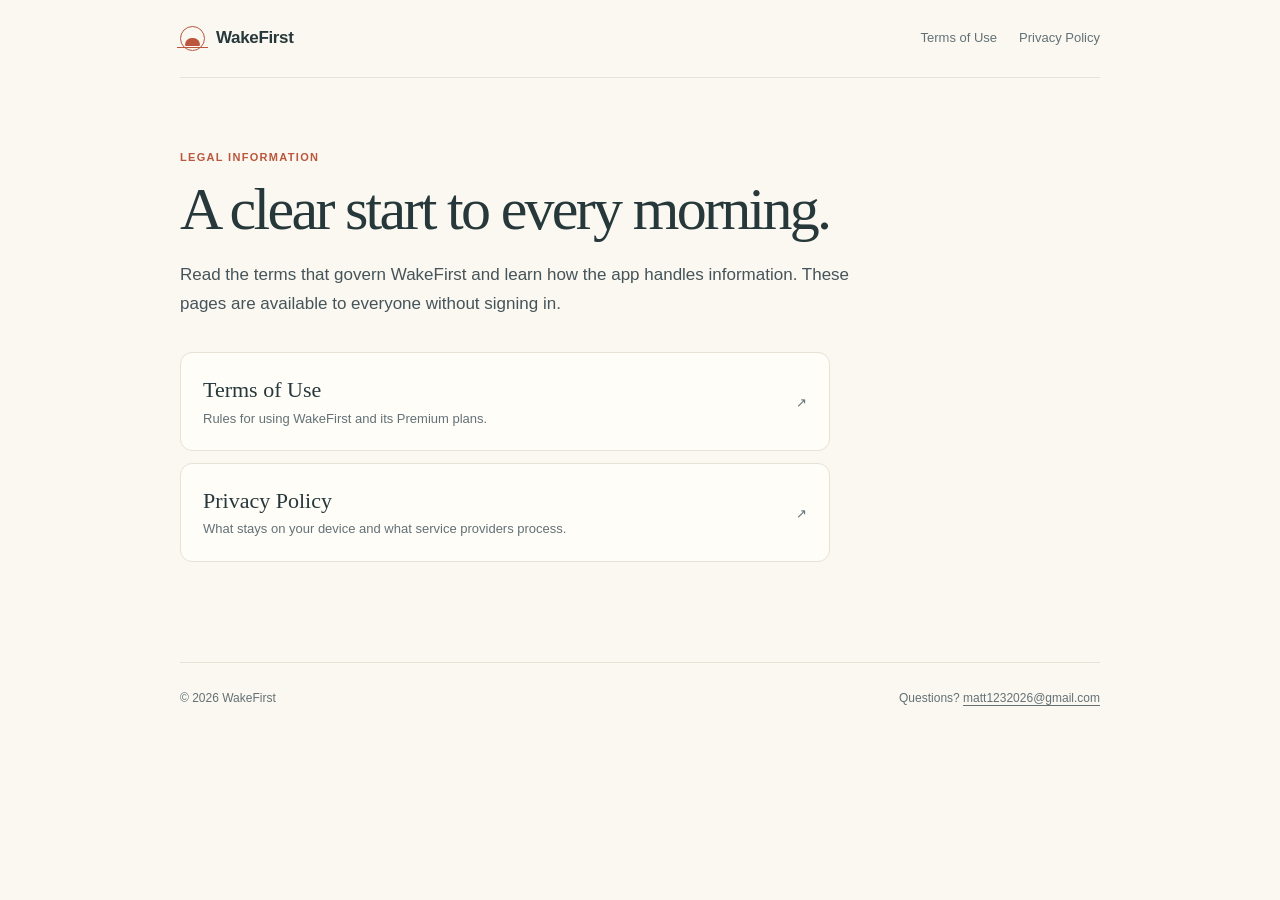
<file: index.html>
<!doctype html>
<html lang="en">
<head>
  <meta charset="utf-8">
  <meta name="viewport" content="width=device-width, initial-scale=1">
  <meta name="description" content="WakeFirst Terms of Use and Privacy Policy.">
  <title>WakeFirst · Legal</title>
  <link rel="stylesheet" href="styles.css">
</head>
<body>
  <div class="shell">
    <header class="masthead">
      <a class="brand" href="index.html" aria-label="WakeFirst legal home"><span class="sun-mark" aria-hidden="true"></span><span>WakeFirst</span></a>
      <nav class="nav" aria-label="Legal pages"><a href="terms.html">Terms of Use</a><a href="privacy.html">Privacy Policy</a></nav>
    </header>
    <main class="landing">
      <p class="eyebrow">Legal information</p>
      <h1>A clear start to every morning.</h1>
      <p class="lede">Read the terms that govern WakeFirst and learn how the app handles information. These pages are available to everyone without signing in.</p>
      <div class="doc-list">
        <a class="doc-link" href="terms.html"><span><strong>Terms of Use</strong><span>Rules for using WakeFirst and its Premium plans.</span></span><span class="arrow" aria-hidden="true">↗</span></a>
        <a class="doc-link" href="privacy.html"><span><strong>Privacy Policy</strong><span>What stays on your device and what service providers process.</span></span><span class="arrow" aria-hidden="true">↗</span></a>
      </div>
    </main>
    <footer class="footer"><div class="footer-row"><span>© 2026 WakeFirst</span><span>Questions? <a href="mailto:matt1232026@gmail.com">matt1232026@gmail.com</a></span></div></footer>
  </div>
</body>
</html>
</file>
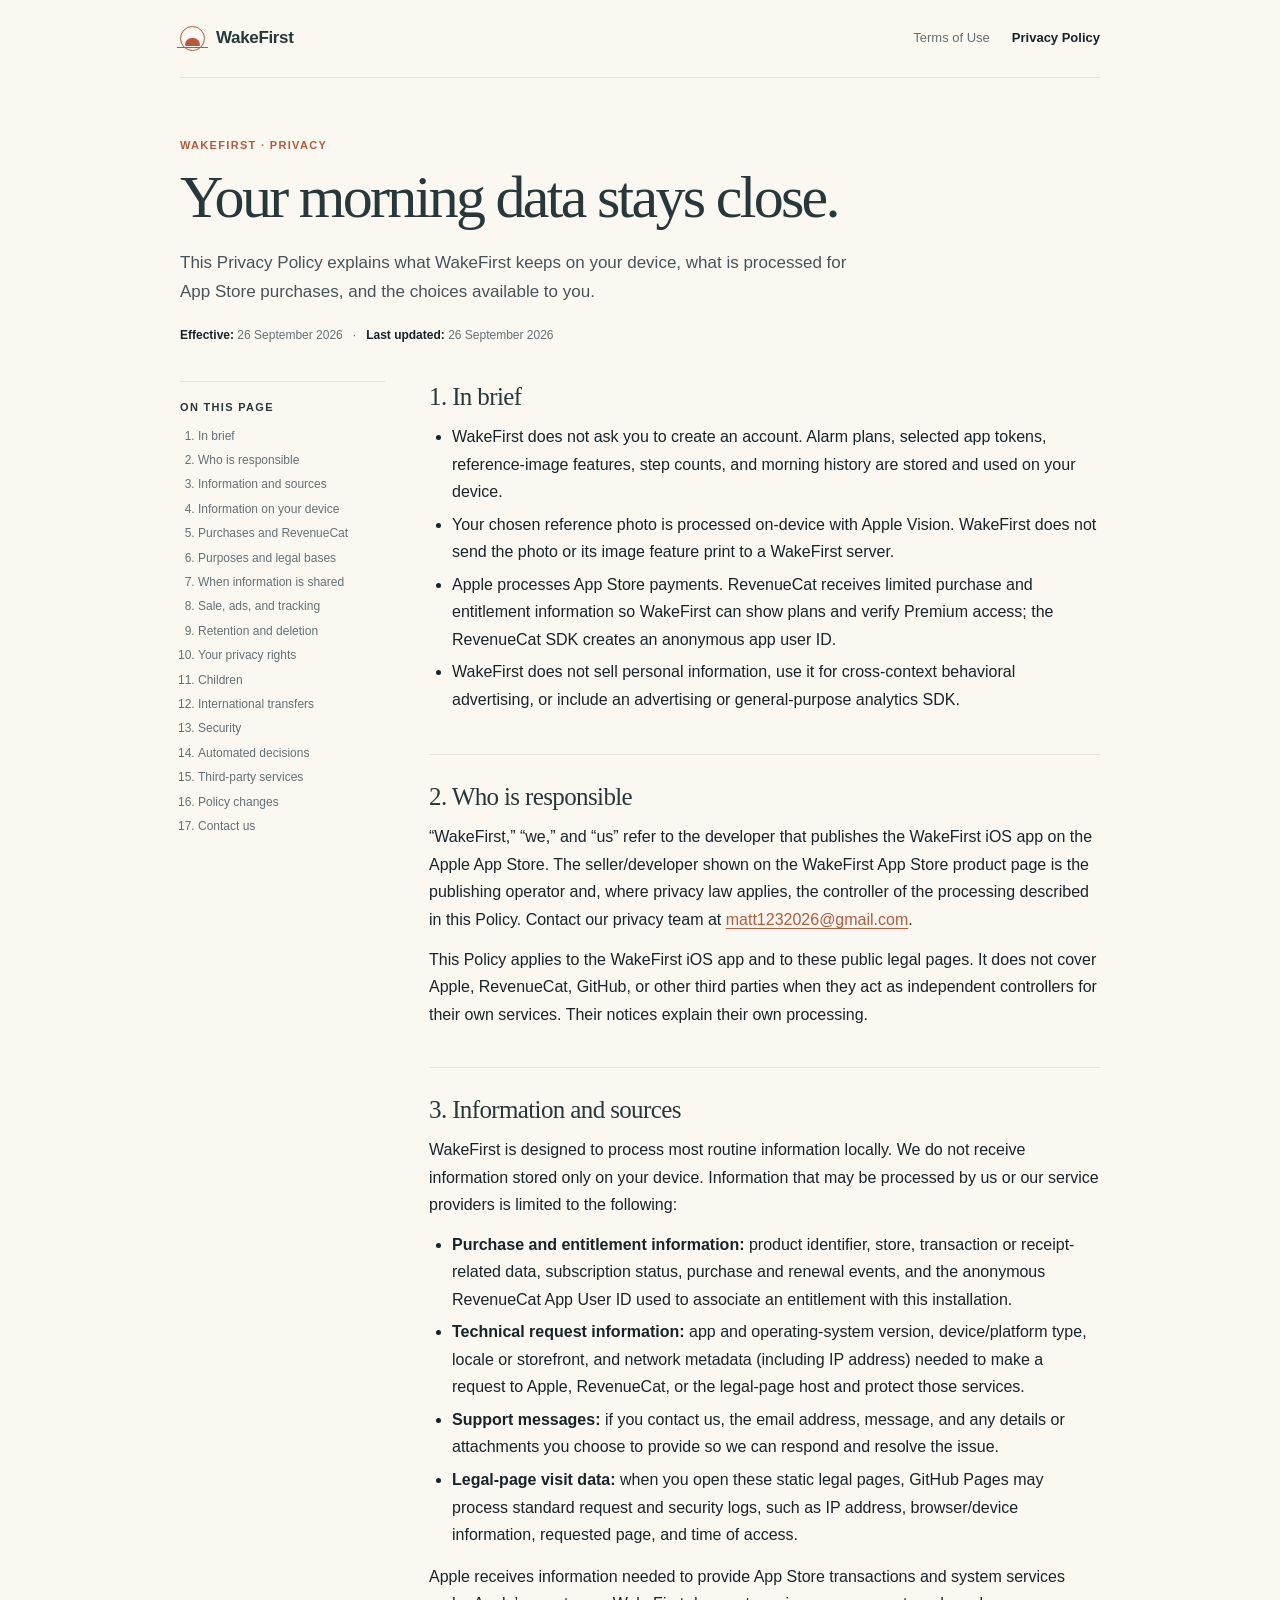
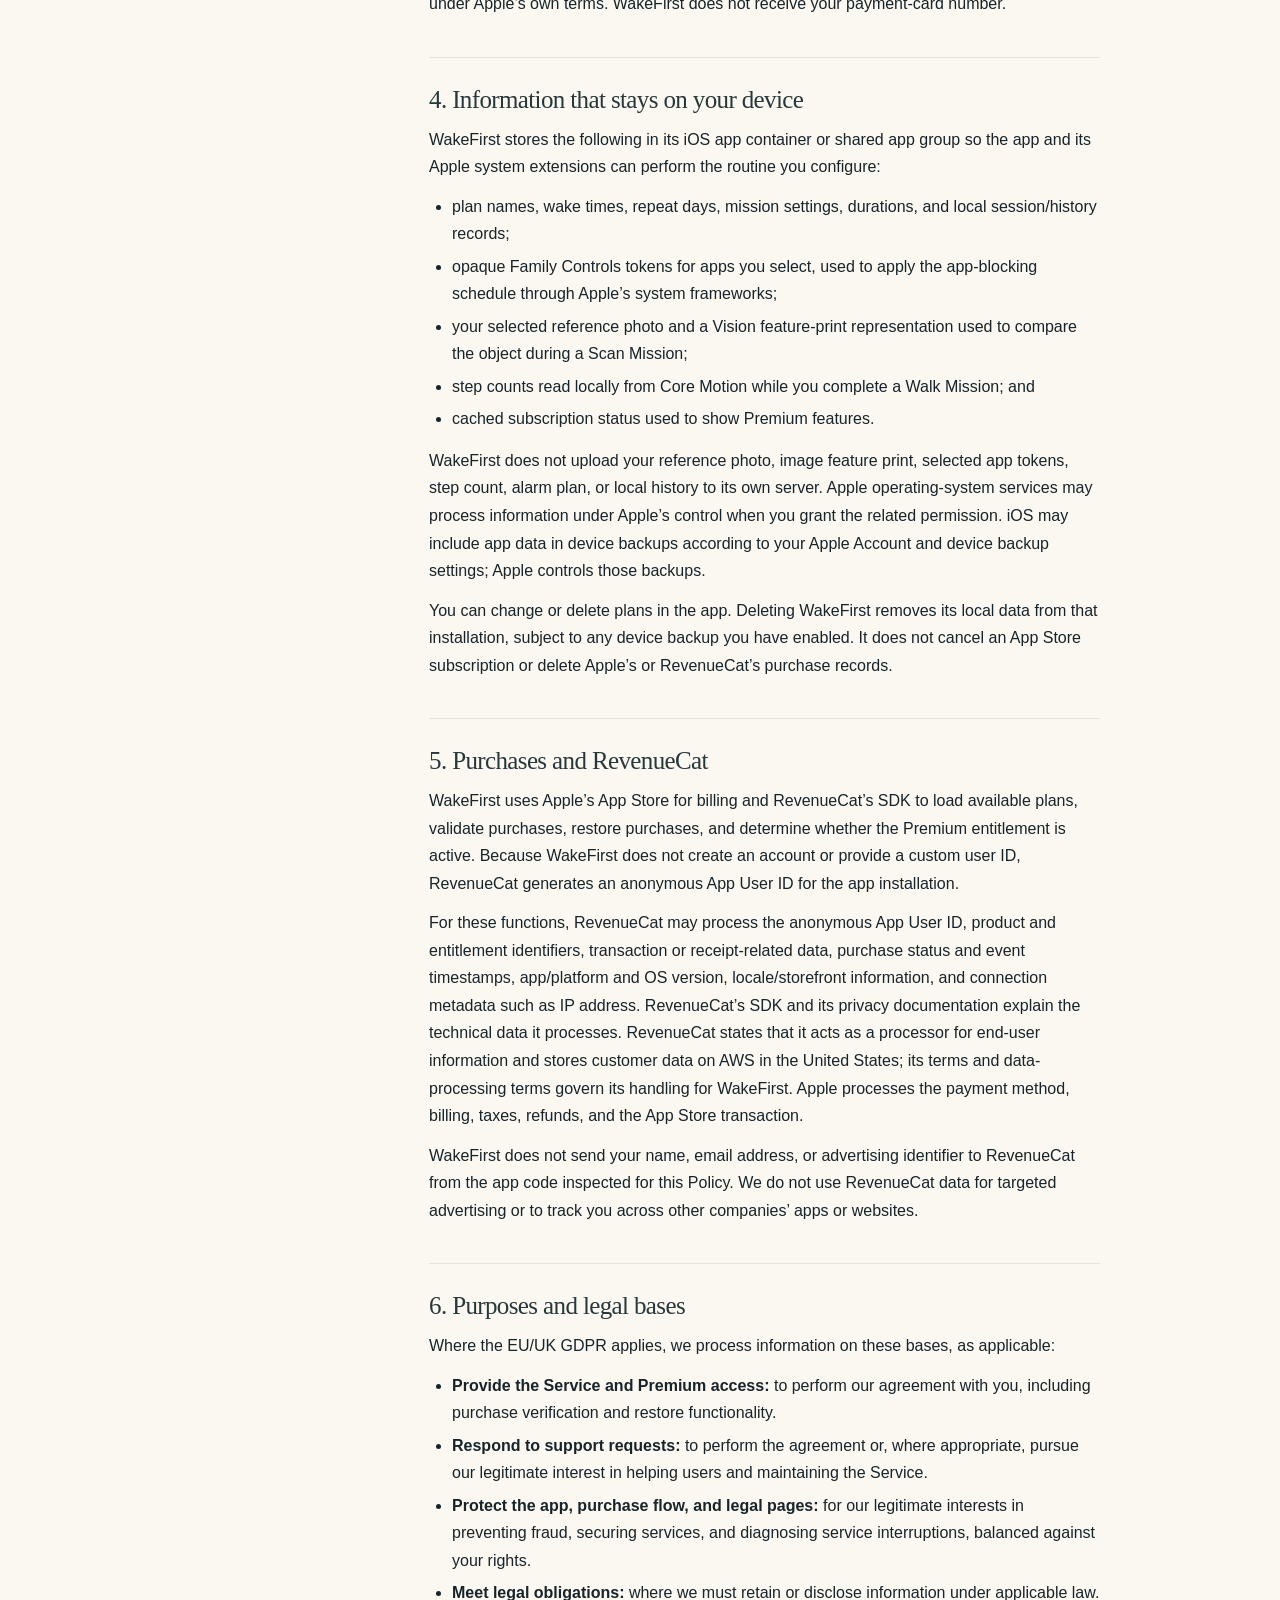
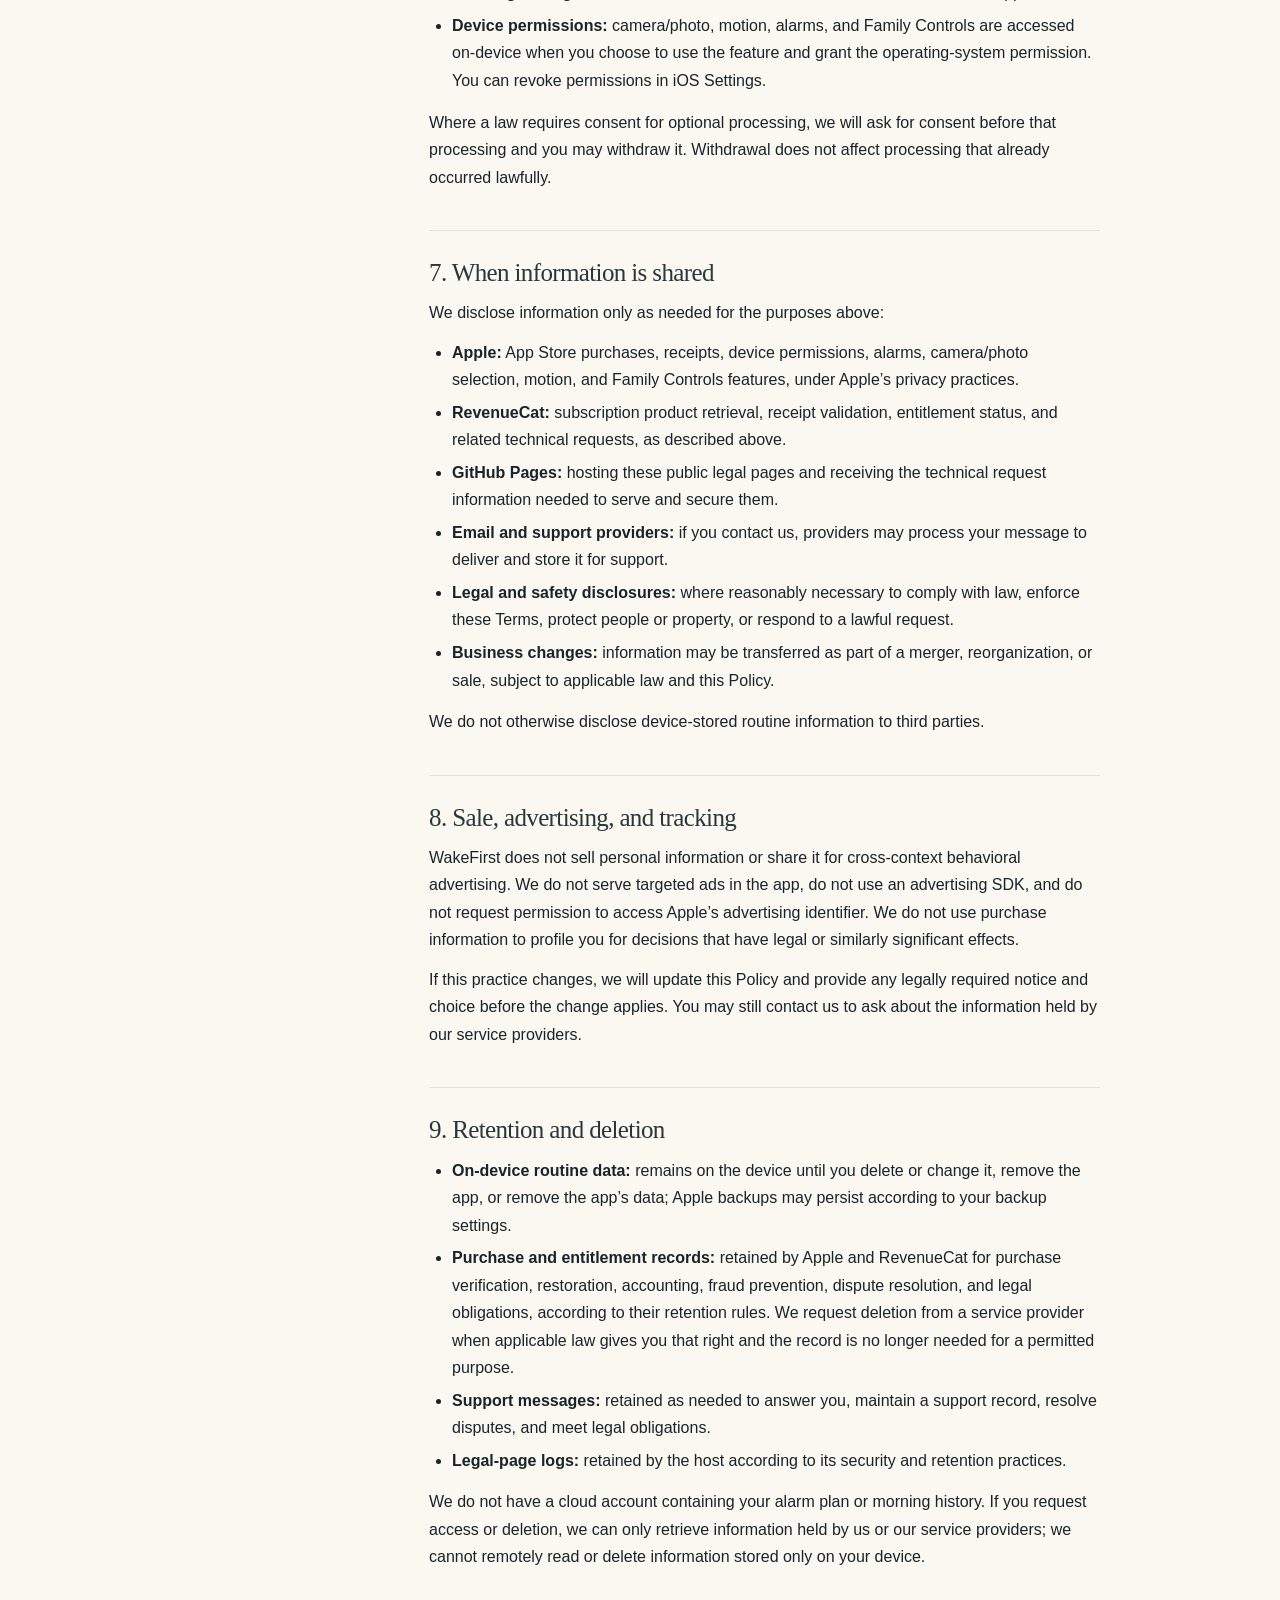
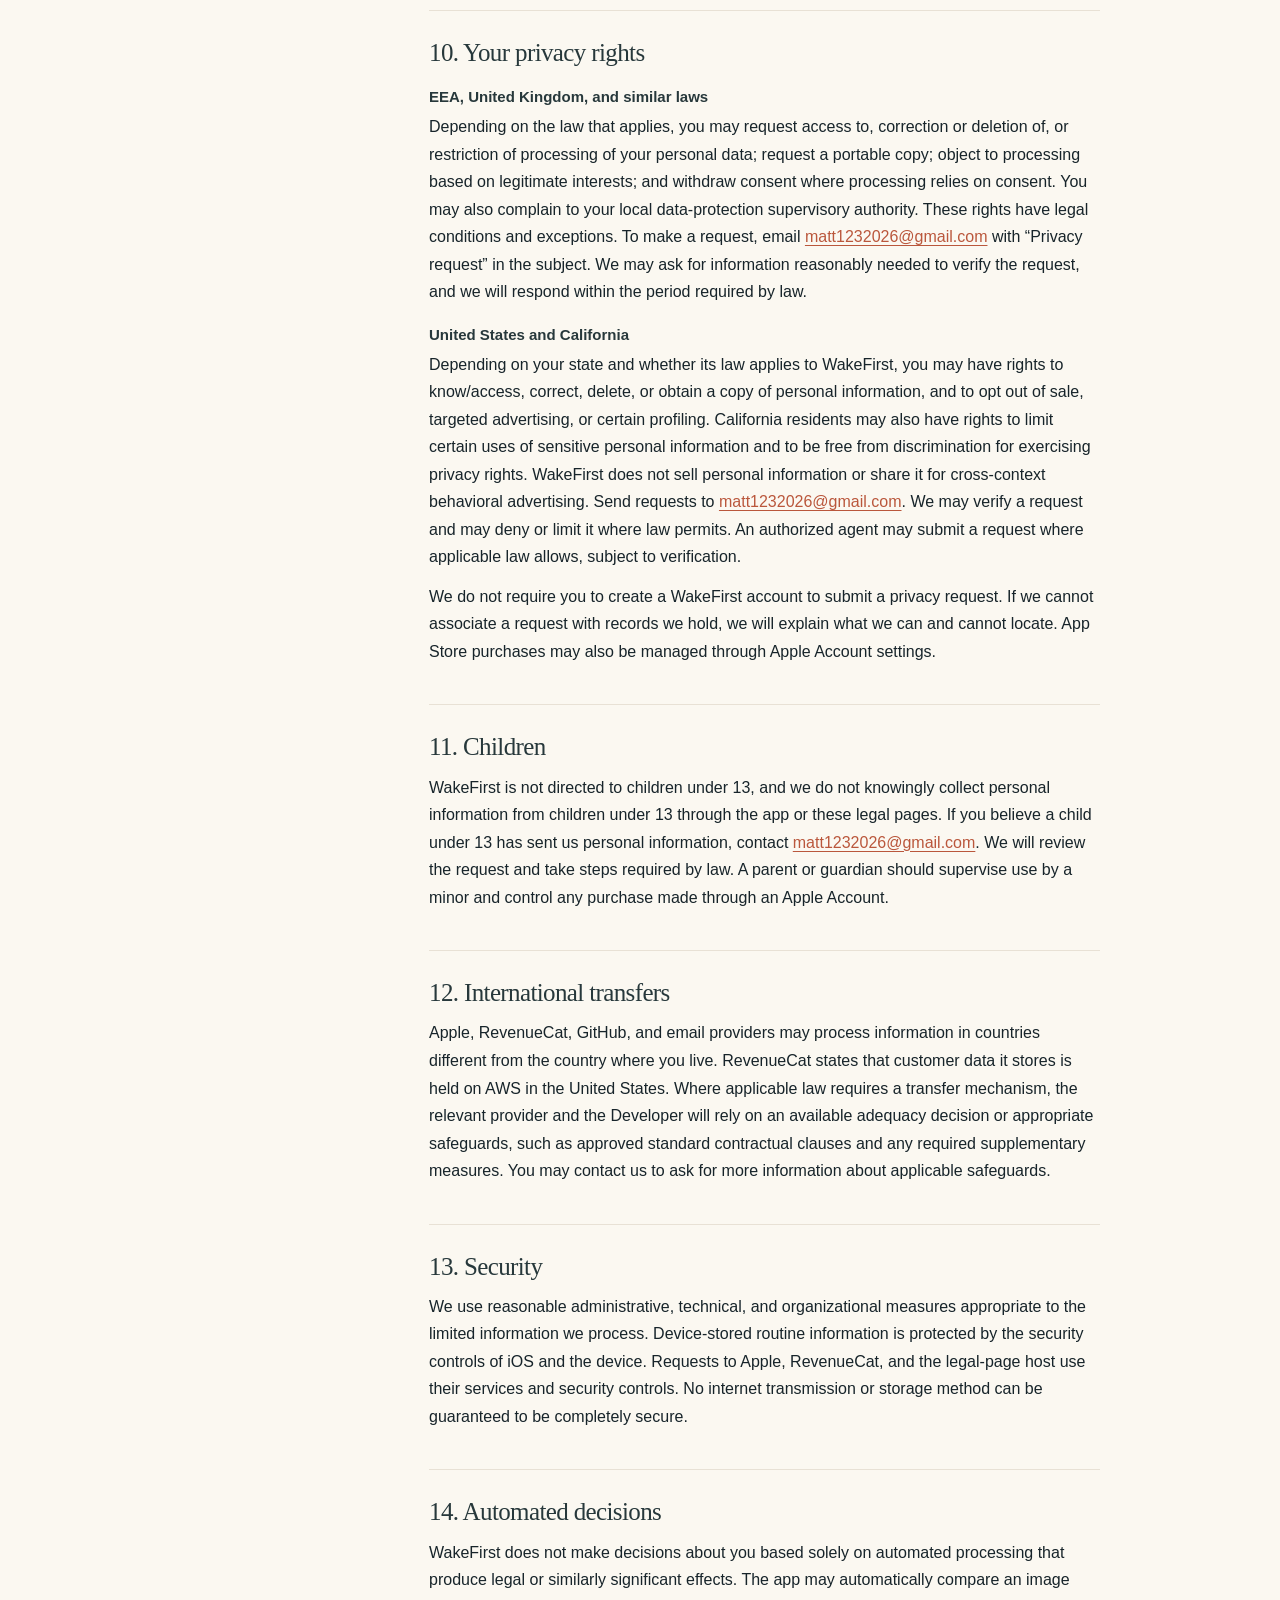
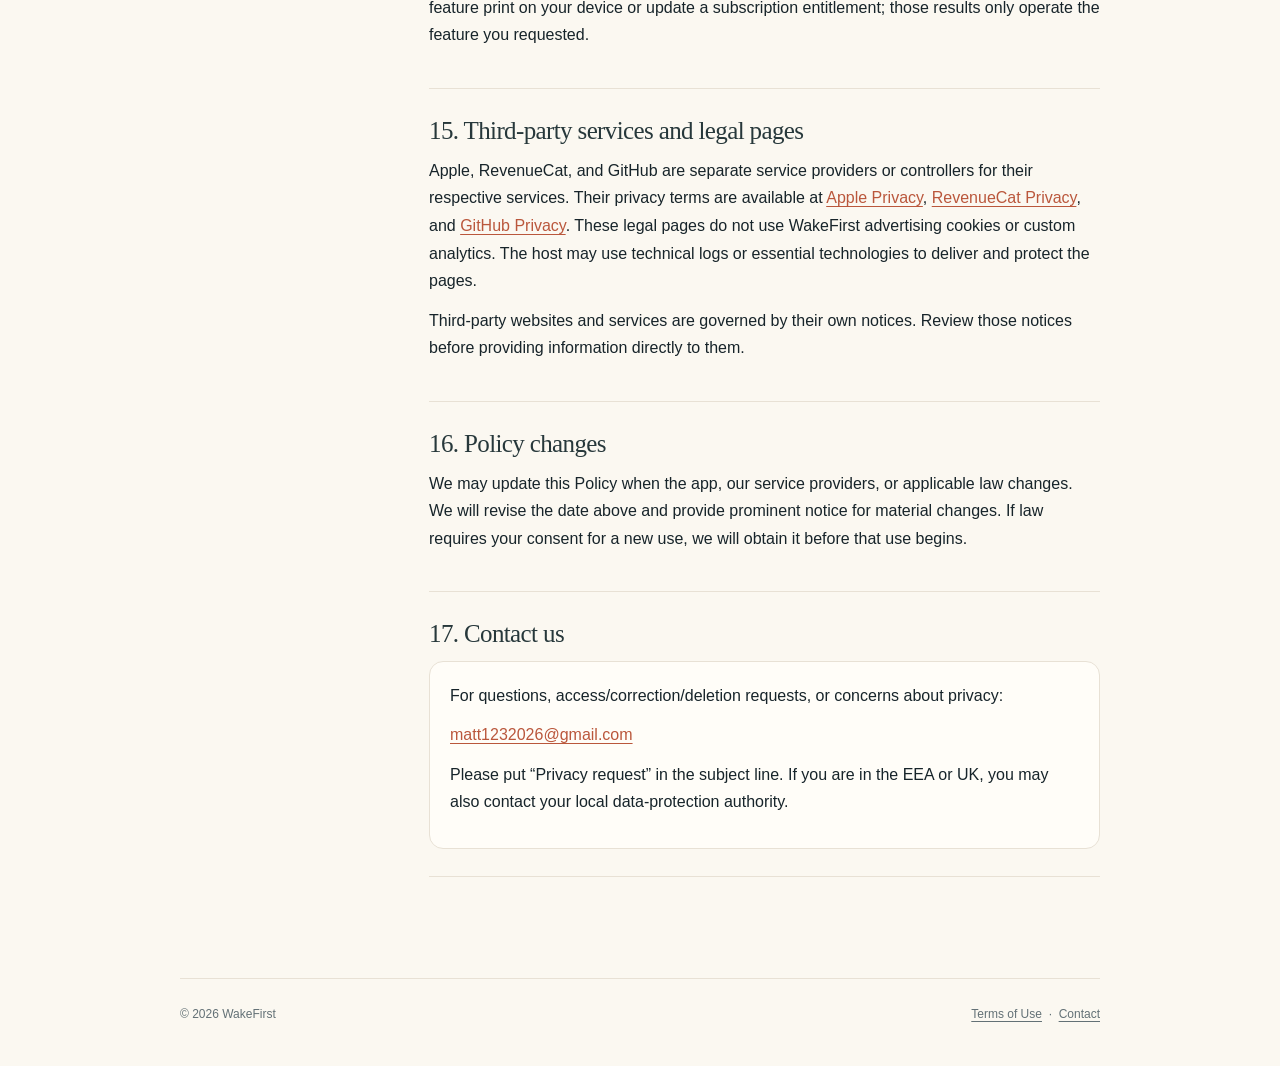
<file: privacy.html>
<!doctype html>
<html lang="en">
<head>
  <meta charset="utf-8">
  <meta name="viewport" content="width=device-width, initial-scale=1">
  <meta name="description" content="WakeFirst Privacy Policy for iOS: on-device routines, camera and motion features, subscriptions, and privacy rights.">
  <title>WakeFirst · Privacy Policy</title>
  <link rel="stylesheet" href="styles.css">
</head>
<body>
  <div class="shell">
    <header class="masthead">
      <a class="brand" href="index.html" aria-label="WakeFirst legal home"><span class="sun-mark" aria-hidden="true"></span><span>WakeFirst</span></a>
      <nav class="nav" aria-label="Legal pages"><a href="terms.html">Terms of Use</a><a href="privacy.html" aria-current="page">Privacy Policy</a></nav>
    </header>
    <main>
      <div class="hero">
        <p class="eyebrow">WakeFirst · Privacy</p>
        <h1>Your morning data stays close.</h1>
        <p class="lede">This Privacy Policy explains what WakeFirst keeps on your device, what is processed for App Store purchases, and the choices available to you.</p>
        <p class="metadata"><strong>Effective:</strong> 26 September 2026 &nbsp; · &nbsp; <strong>Last updated:</strong> 26 September 2026</p>
      </div>
      <div class="layout">
        <nav class="contents" aria-label="Contents"><h2>On this page</h2><ol>
          <li><a href="#overview">In brief</a></li><li><a href="#controller">Who is responsible</a></li><li><a href="#data">Information and sources</a></li><li><a href="#local">Information on your device</a></li><li><a href="#purchases">Purchases and RevenueCat</a></li><li><a href="#purposes">Purposes and legal bases</a></li><li><a href="#sharing">When information is shared</a></li><li><a href="#ads">Sale, ads, and tracking</a></li><li><a href="#retention">Retention and deletion</a></li><li><a href="#rights">Your privacy rights</a></li><li><a href="#children">Children</a></li><li><a href="#transfers">International transfers</a></li><li><a href="#security">Security</a></li><li><a href="#automation">Automated decisions</a></li><li><a href="#third-parties">Third-party services</a></li><li><a href="#changes">Policy changes</a></li><li><a href="#contact">Contact us</a></li>
        </ol></nav>
        <article class="prose">
          <section id="overview"><h2>1. In brief</h2>
            <ul>
              <li>WakeFirst does not ask you to create an account. Alarm plans, selected app tokens, reference-image features, step counts, and morning history are stored and used on your device.</li>
              <li>Your chosen reference photo is processed on-device with Apple Vision. WakeFirst does not send the photo or its image feature print to a WakeFirst server.</li>
              <li>Apple processes App Store payments. RevenueCat receives limited purchase and entitlement information so WakeFirst can show plans and verify Premium access; the RevenueCat SDK creates an anonymous app user ID.</li>
              <li>WakeFirst does not sell personal information, use it for cross-context behavioral advertising, or include an advertising or general-purpose analytics SDK.</li>
            </ul>
          </section>
          <section id="controller"><h2>2. Who is responsible</h2>
            <p>“WakeFirst,” “we,” and “us” refer to the developer that publishes the WakeFirst iOS app on the Apple App Store. The seller/developer shown on the WakeFirst App Store product page is the publishing operator and, where privacy law applies, the controller of the processing described in this Policy. Contact our privacy team at <a href="mailto:matt1232026@gmail.com">matt1232026@gmail.com</a>.</p>
            <p>This Policy applies to the WakeFirst iOS app and to these public legal pages. It does not cover Apple, RevenueCat, GitHub, or other third parties when they act as independent controllers for their own services. Their notices explain their own processing.</p>
          </section>
          <section id="data"><h2>3. Information and sources</h2>
            <p>WakeFirst is designed to process most routine information locally. We do not receive information stored only on your device. Information that may be processed by us or our service providers is limited to the following:</p>
            <ul>
              <li><strong>Purchase and entitlement information:</strong> product identifier, store, transaction or receipt-related data, subscription status, purchase and renewal events, and the anonymous RevenueCat App User ID used to associate an entitlement with this installation.</li>
              <li><strong>Technical request information:</strong> app and operating-system version, device/platform type, locale or storefront, and network metadata (including IP address) needed to make a request to Apple, RevenueCat, or the legal-page host and protect those services.</li>
              <li><strong>Support messages:</strong> if you contact us, the email address, message, and any details or attachments you choose to provide so we can respond and resolve the issue.</li>
              <li><strong>Legal-page visit data:</strong> when you open these static legal pages, GitHub Pages may process standard request and security logs, such as IP address, browser/device information, requested page, and time of access.</li>
            </ul>
            <p>Apple receives information needed to provide App Store transactions and system services under Apple’s own terms. WakeFirst does not receive your payment-card number.</p>
          </section>
          <section id="local"><h2>4. Information that stays on your device</h2>
            <p>WakeFirst stores the following in its iOS app container or shared app group so the app and its Apple system extensions can perform the routine you configure:</p>
            <ul>
              <li>plan names, wake times, repeat days, mission settings, durations, and local session/history records;</li>
              <li>opaque Family Controls tokens for apps you select, used to apply the app-blocking schedule through Apple’s system frameworks;</li>
              <li>your selected reference photo and a Vision feature-print representation used to compare the object during a Scan Mission;</li>
              <li>step counts read locally from Core Motion while you complete a Walk Mission; and</li>
              <li>cached subscription status used to show Premium features.</li>
            </ul>
            <p>WakeFirst does not upload your reference photo, image feature print, selected app tokens, step count, alarm plan, or local history to its own server. Apple operating-system services may process information under Apple’s control when you grant the related permission. iOS may include app data in device backups according to your Apple Account and device backup settings; Apple controls those backups.</p>
            <p>You can change or delete plans in the app. Deleting WakeFirst removes its local data from that installation, subject to any device backup you have enabled. It does not cancel an App Store subscription or delete Apple’s or RevenueCat’s purchase records.</p>
          </section>
          <section id="purchases"><h2>5. Purchases and RevenueCat</h2>
            <p>WakeFirst uses Apple’s App Store for billing and RevenueCat’s SDK to load available plans, validate purchases, restore purchases, and determine whether the Premium entitlement is active. Because WakeFirst does not create an account or provide a custom user ID, RevenueCat generates an anonymous App User ID for the app installation.</p>
            <p>For these functions, RevenueCat may process the anonymous App User ID, product and entitlement identifiers, transaction or receipt-related data, purchase status and event timestamps, app/platform and OS version, locale/storefront information, and connection metadata such as IP address. RevenueCat’s SDK and its privacy documentation explain the technical data it processes. RevenueCat states that it acts as a processor for end-user information and stores customer data on AWS in the United States; its terms and data-processing terms govern its handling for WakeFirst. Apple processes the payment method, billing, taxes, refunds, and the App Store transaction.</p>
            <p>WakeFirst does not send your name, email address, or advertising identifier to RevenueCat from the app code inspected for this Policy. We do not use RevenueCat data for targeted advertising or to track you across other companies’ apps or websites.</p>
          </section>
          <section id="purposes"><h2>6. Purposes and legal bases</h2>
            <p>Where the EU/UK GDPR applies, we process information on these bases, as applicable:</p>
            <ul>
              <li><strong>Provide the Service and Premium access:</strong> to perform our agreement with you, including purchase verification and restore functionality.</li>
              <li><strong>Respond to support requests:</strong> to perform the agreement or, where appropriate, pursue our legitimate interest in helping users and maintaining the Service.</li>
              <li><strong>Protect the app, purchase flow, and legal pages:</strong> for our legitimate interests in preventing fraud, securing services, and diagnosing service interruptions, balanced against your rights.</li>
              <li><strong>Meet legal obligations:</strong> where we must retain or disclose information under applicable law.</li>
              <li><strong>Device permissions:</strong> camera/photo, motion, alarms, and Family Controls are accessed on-device when you choose to use the feature and grant the operating-system permission. You can revoke permissions in iOS Settings.</li>
            </ul>
            <p>Where a law requires consent for optional processing, we will ask for consent before that processing and you may withdraw it. Withdrawal does not affect processing that already occurred lawfully.</p>
          </section>
          <section id="sharing"><h2>7. When information is shared</h2>
            <p>We disclose information only as needed for the purposes above:</p>
            <ul>
              <li><strong>Apple:</strong> App Store purchases, receipts, device permissions, alarms, camera/photo selection, motion, and Family Controls features, under Apple’s privacy practices.</li>
              <li><strong>RevenueCat:</strong> subscription product retrieval, receipt validation, entitlement status, and related technical requests, as described above.</li>
              <li><strong>GitHub Pages:</strong> hosting these public legal pages and receiving the technical request information needed to serve and secure them.</li>
              <li><strong>Email and support providers:</strong> if you contact us, providers may process your message to deliver and store it for support.</li>
              <li><strong>Legal and safety disclosures:</strong> where reasonably necessary to comply with law, enforce these Terms, protect people or property, or respond to a lawful request.</li>
              <li><strong>Business changes:</strong> information may be transferred as part of a merger, reorganization, or sale, subject to applicable law and this Policy.</li>
            </ul>
            <p>We do not otherwise disclose device-stored routine information to third parties.</p>
          </section>
          <section id="ads"><h2>8. Sale, advertising, and tracking</h2>
            <p>WakeFirst does not sell personal information or share it for cross-context behavioral advertising. We do not serve targeted ads in the app, do not use an advertising SDK, and do not request permission to access Apple’s advertising identifier. We do not use purchase information to profile you for decisions that have legal or similarly significant effects.</p>
            <p>If this practice changes, we will update this Policy and provide any legally required notice and choice before the change applies. You may still contact us to ask about the information held by our service providers.</p>
          </section>
          <section id="retention"><h2>9. Retention and deletion</h2>
            <ul>
              <li><strong>On-device routine data:</strong> remains on the device until you delete or change it, remove the app, or remove the app’s data; Apple backups may persist according to your backup settings.</li>
              <li><strong>Purchase and entitlement records:</strong> retained by Apple and RevenueCat for purchase verification, restoration, accounting, fraud prevention, dispute resolution, and legal obligations, according to their retention rules. We request deletion from a service provider when applicable law gives you that right and the record is no longer needed for a permitted purpose.</li>
              <li><strong>Support messages:</strong> retained as needed to answer you, maintain a support record, resolve disputes, and meet legal obligations.</li>
              <li><strong>Legal-page logs:</strong> retained by the host according to its security and retention practices.</li>
            </ul>
            <p>We do not have a cloud account containing your alarm plan or morning history. If you request access or deletion, we can only retrieve information held by us or our service providers; we cannot remotely read or delete information stored only on your device.</p>
          </section>
          <section id="rights"><h2>10. Your privacy rights</h2>
            <h3>EEA, United Kingdom, and similar laws</h3>
            <p>Depending on the law that applies, you may request access to, correction or deletion of, or restriction of processing of your personal data; request a portable copy; object to processing based on legitimate interests; and withdraw consent where processing relies on consent. You may also complain to your local data-protection supervisory authority. These rights have legal conditions and exceptions. To make a request, email <a href="mailto:matt1232026@gmail.com?subject=Privacy%20request">matt1232026@gmail.com</a> with “Privacy request” in the subject. We may ask for information reasonably needed to verify the request, and we will respond within the period required by law.</p>
            <h3>United States and California</h3>
            <p>Depending on your state and whether its law applies to WakeFirst, you may have rights to know/access, correct, delete, or obtain a copy of personal information, and to opt out of sale, targeted advertising, or certain profiling. California residents may also have rights to limit certain uses of sensitive personal information and to be free from discrimination for exercising privacy rights. WakeFirst does not sell personal information or share it for cross-context behavioral advertising. Send requests to <a href="mailto:matt1232026@gmail.com?subject=Privacy%20request">matt1232026@gmail.com</a>. We may verify a request and may deny or limit it where law permits. An authorized agent may submit a request where applicable law allows, subject to verification.</p>
            <p>We do not require you to create a WakeFirst account to submit a privacy request. If we cannot associate a request with records we hold, we will explain what we can and cannot locate. App Store purchases may also be managed through Apple Account settings.</p>
          </section>
          <section id="children"><h2>11. Children</h2>
            <p>WakeFirst is not directed to children under 13, and we do not knowingly collect personal information from children under 13 through the app or these legal pages. If you believe a child under 13 has sent us personal information, contact <a href="mailto:matt1232026@gmail.com">matt1232026@gmail.com</a>. We will review the request and take steps required by law. A parent or guardian should supervise use by a minor and control any purchase made through an Apple Account.</p>
          </section>
          <section id="transfers"><h2>12. International transfers</h2>
            <p>Apple, RevenueCat, GitHub, and email providers may process information in countries different from the country where you live. RevenueCat states that customer data it stores is held on AWS in the United States. Where applicable law requires a transfer mechanism, the relevant provider and the Developer will rely on an available adequacy decision or appropriate safeguards, such as approved standard contractual clauses and any required supplementary measures. You may contact us to ask for more information about applicable safeguards.</p>
          </section>
          <section id="security"><h2>13. Security</h2>
            <p>We use reasonable administrative, technical, and organizational measures appropriate to the limited information we process. Device-stored routine information is protected by the security controls of iOS and the device. Requests to Apple, RevenueCat, and the legal-page host use their services and security controls. No internet transmission or storage method can be guaranteed to be completely secure.</p>
          </section>
          <section id="automation"><h2>14. Automated decisions</h2>
            <p>WakeFirst does not make decisions about you based solely on automated processing that produce legal or similarly significant effects. The app may automatically compare an image feature print on your device or update a subscription entitlement; those results only operate the feature you requested.</p>
          </section>
          <section id="third-parties"><h2>15. Third-party services and legal pages</h2>
            <p>Apple, RevenueCat, and GitHub are separate service providers or controllers for their respective services. Their privacy terms are available at <a href="https://www.apple.com/legal/privacy/">Apple Privacy</a>, <a href="https://www.revenuecat.com/privacy/">RevenueCat Privacy</a>, and <a href="https://docs.github.com/en/site-policy/privacy-policies/github-general-privacy-statement">GitHub Privacy</a>. These legal pages do not use WakeFirst advertising cookies or custom analytics. The host may use technical logs or essential technologies to deliver and protect the pages.</p>
            <p>Third-party websites and services are governed by their own notices. Review those notices before providing information directly to them.</p>
          </section>
          <section id="changes"><h2>16. Policy changes</h2>
            <p>We may update this Policy when the app, our service providers, or applicable law changes. We will revise the date above and provide prominent notice for material changes. If law requires your consent for a new use, we will obtain it before that use begins.</p>
          </section>
          <section id="contact"><h2>17. Contact us</h2>
            <div class="contact-card"><p>For questions, access/correction/deletion requests, or concerns about privacy:</p><p><a href="mailto:matt1232026@gmail.com">matt1232026@gmail.com</a></p><p>Please put “Privacy request” in the subject line. If you are in the EEA or UK, you may also contact your local data-protection authority.</p></div>
          </section>
        </article>
      </div>
    </main>
    <footer class="footer"><div class="footer-row"><span>© 2026 WakeFirst</span><span><a href="terms.html">Terms of Use</a> &nbsp;·&nbsp; <a href="mailto:matt1232026@gmail.com">Contact</a></span></div></footer>
  </div>
</body>
</html>
</file>
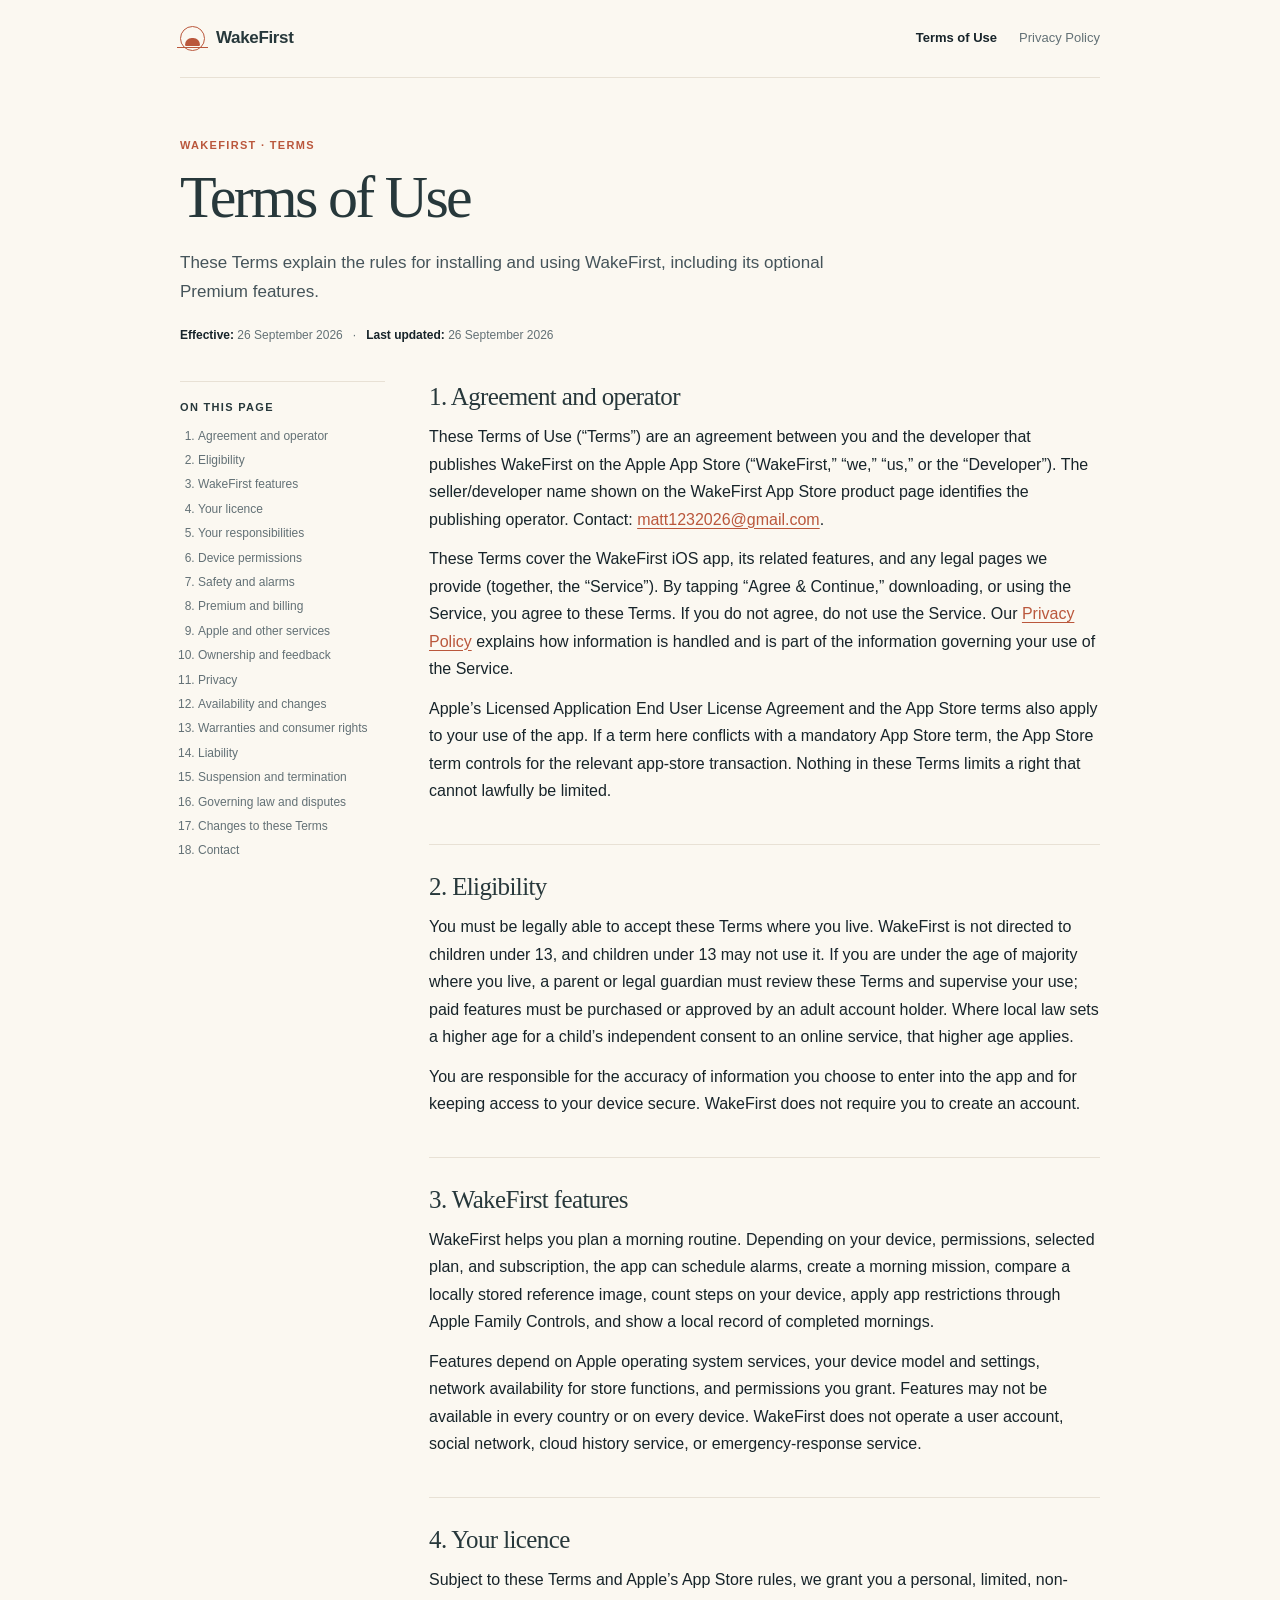
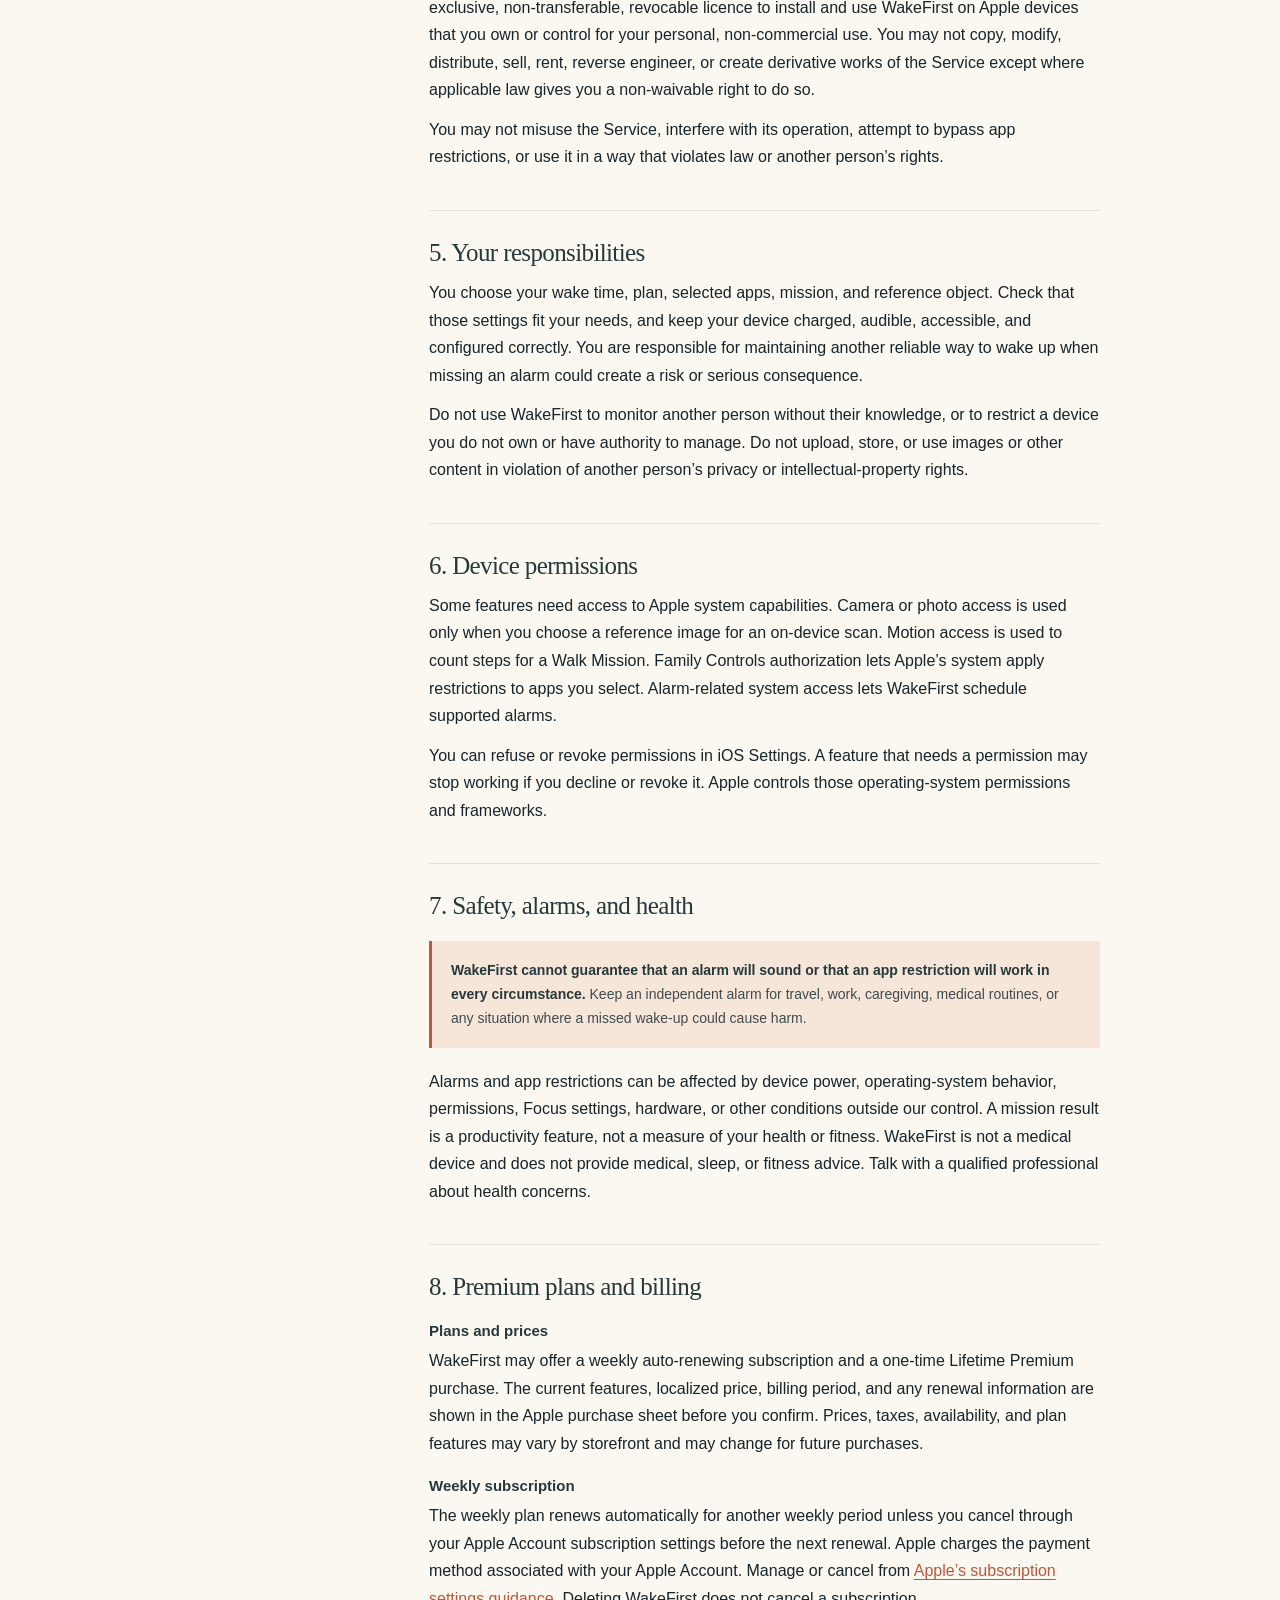
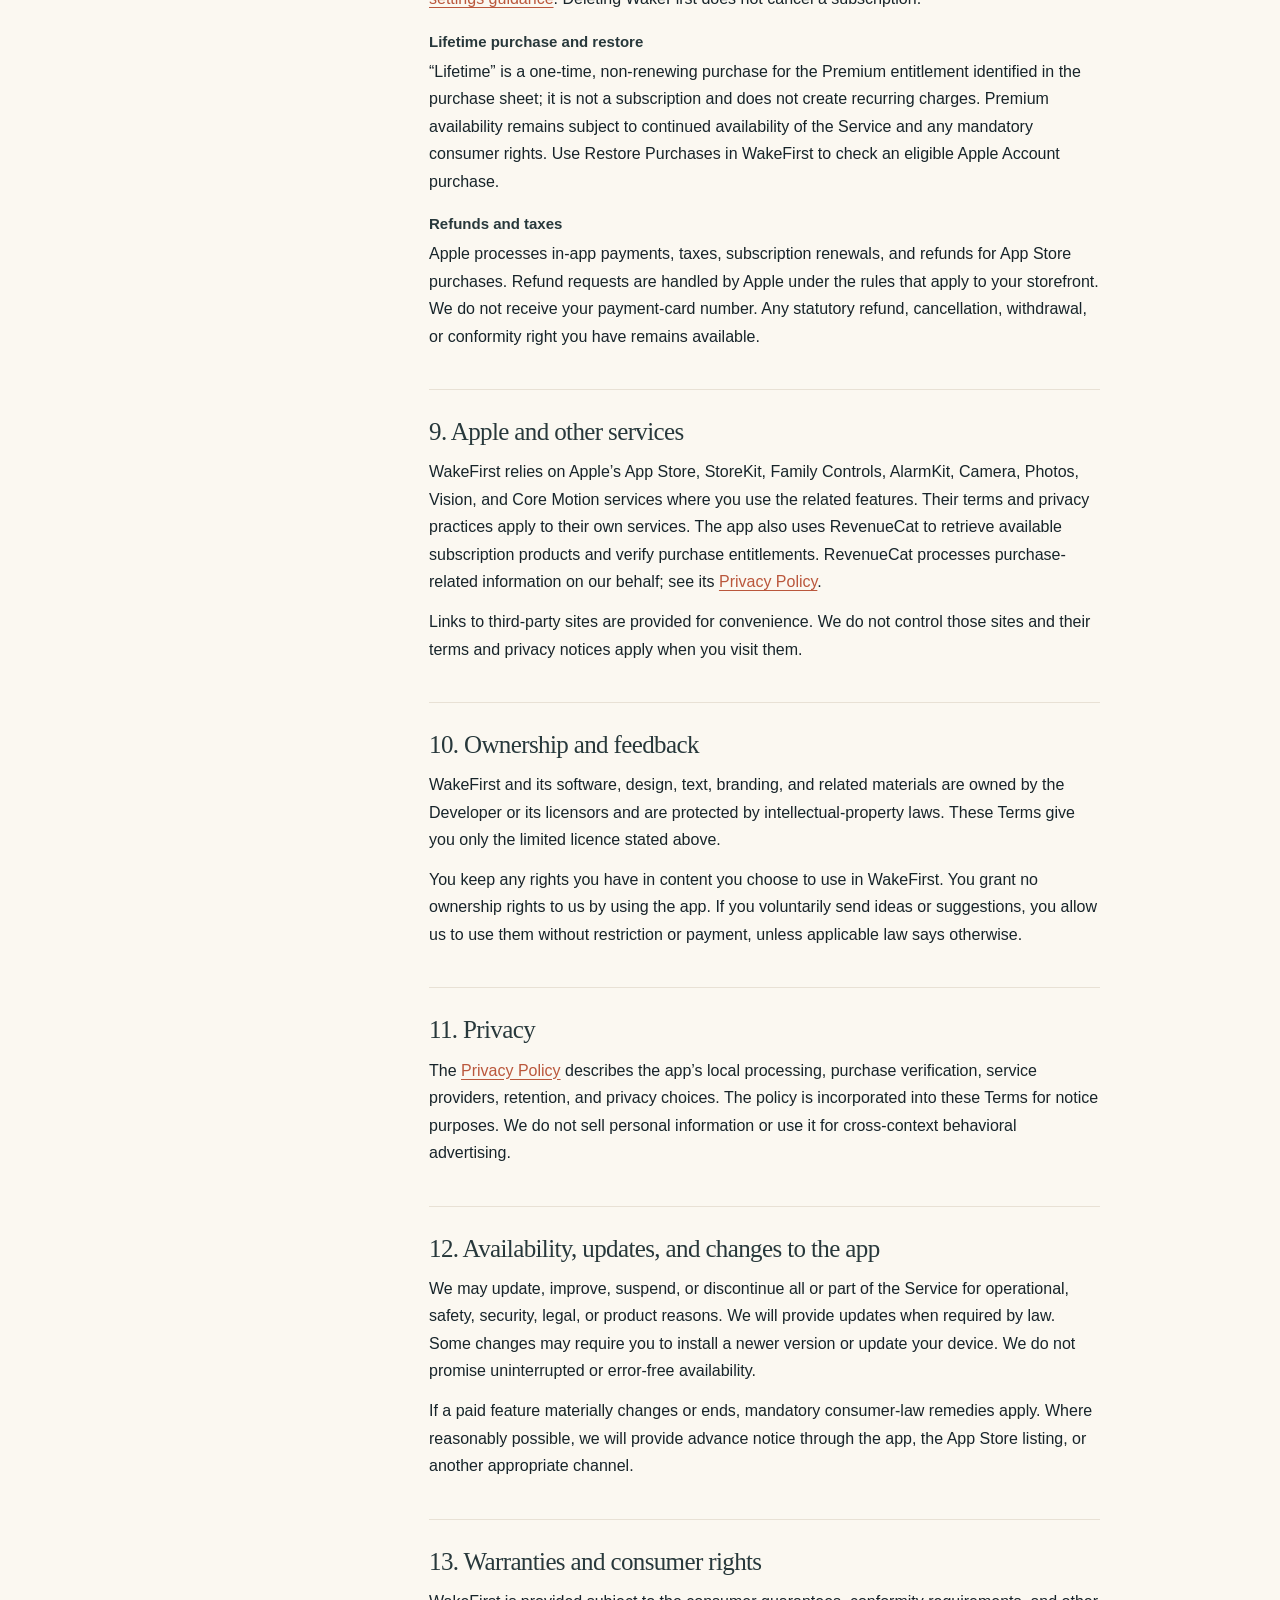
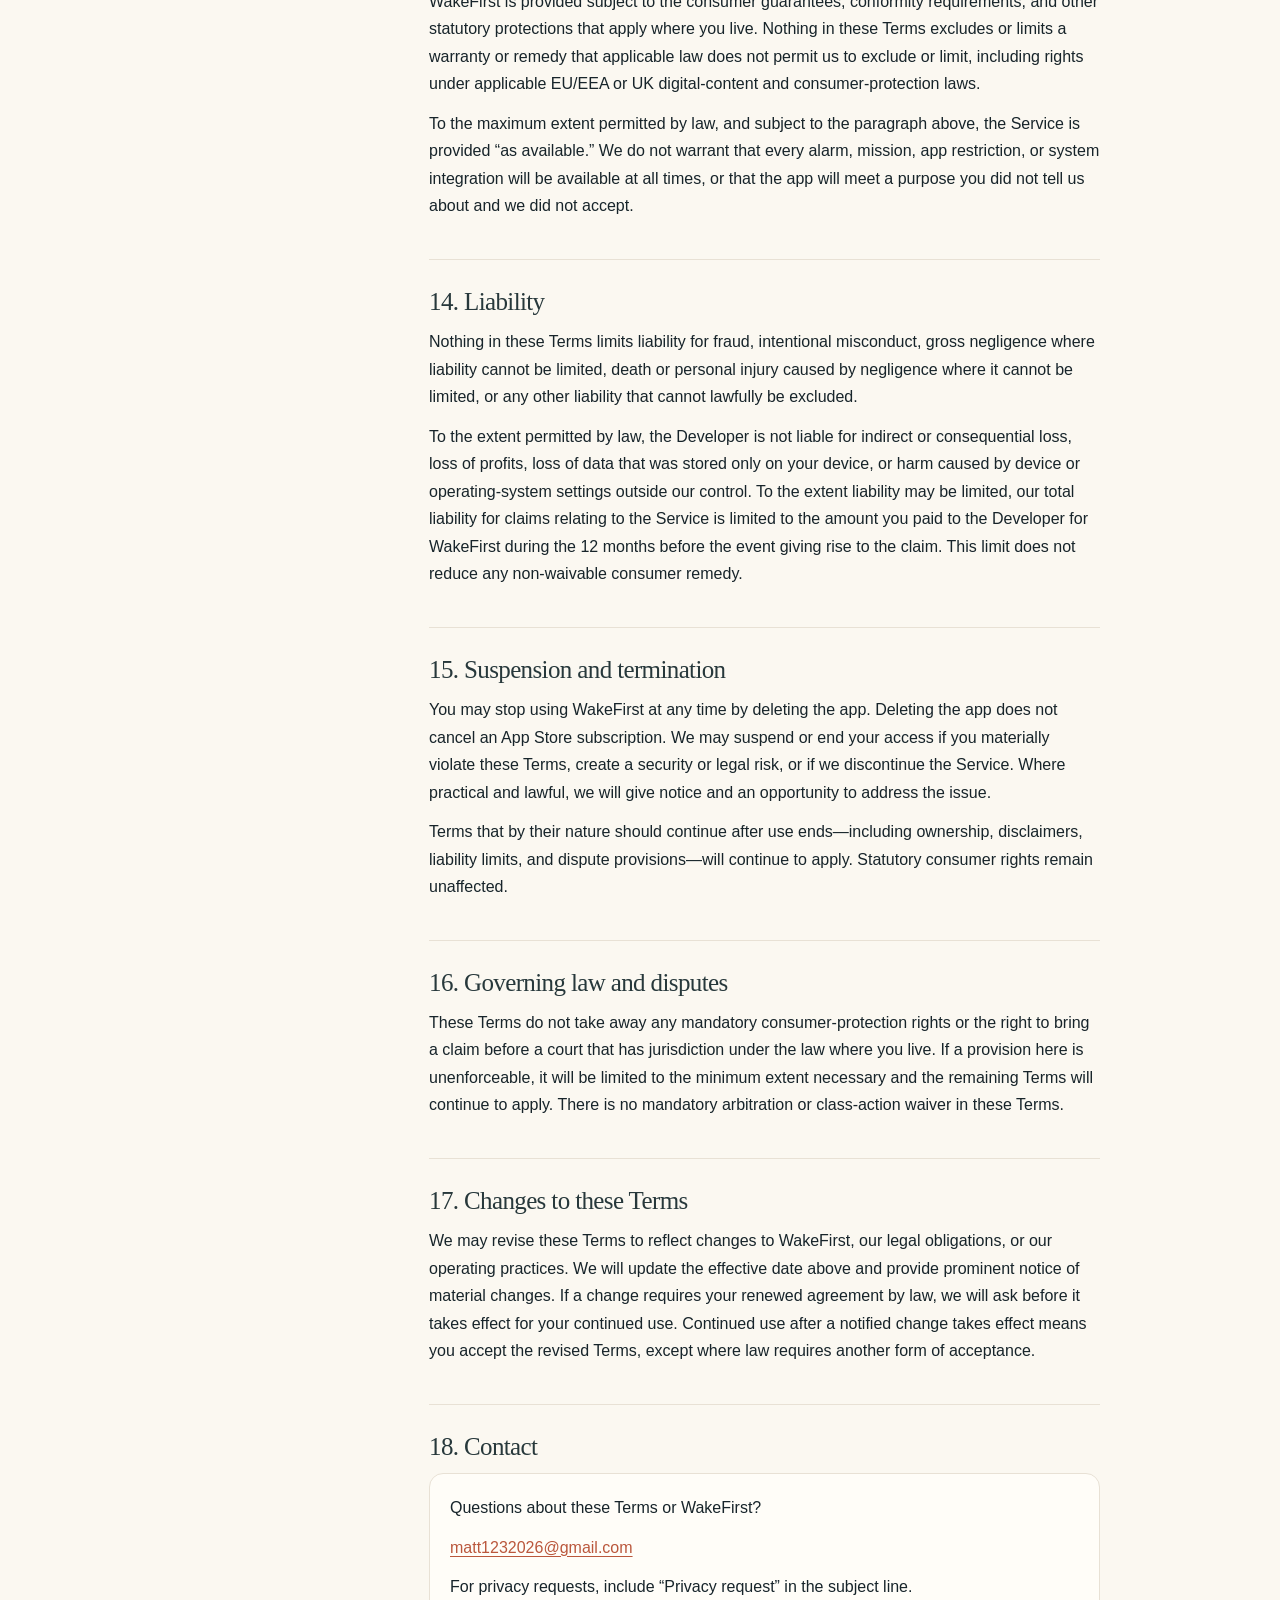
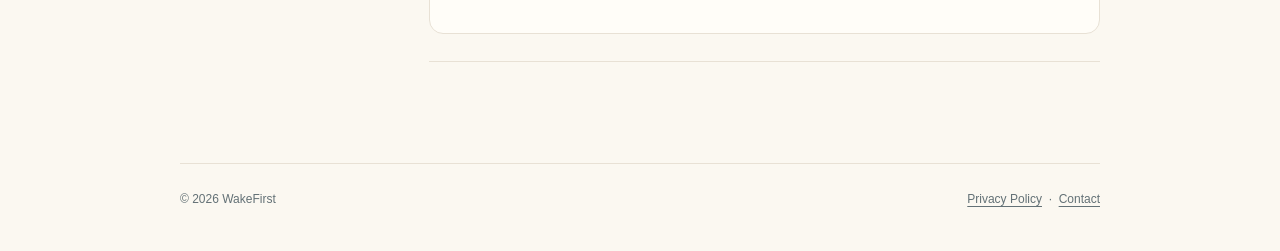
<file: terms.html>
<!doctype html>
<html lang="en">
<head>
  <meta charset="utf-8">
  <meta name="viewport" content="width=device-width, initial-scale=1">
  <meta name="description" content="WakeFirst Terms of Use: app access, subscriptions, user responsibilities, and consumer rights.">
  <title>WakeFirst · Terms of Use</title>
  <link rel="stylesheet" href="styles.css">
</head>
<body>
  <div class="shell">
    <header class="masthead">
      <a class="brand" href="index.html" aria-label="WakeFirst legal home"><span class="sun-mark" aria-hidden="true"></span><span>WakeFirst</span></a>
      <nav class="nav" aria-label="Legal pages"><a href="terms.html" aria-current="page">Terms of Use</a><a href="privacy.html">Privacy Policy</a></nav>
    </header>
    <main>
      <div class="hero">
        <p class="eyebrow">WakeFirst · Terms</p>
        <h1>Terms of Use</h1>
        <p class="lede">These Terms explain the rules for installing and using WakeFirst, including its optional Premium features.</p>
        <p class="metadata"><strong>Effective:</strong> 26 September 2026 &nbsp; · &nbsp; <strong>Last updated:</strong> 26 September 2026</p>
      </div>
      <div class="layout">
        <nav class="contents" aria-label="Contents"><h2>On this page</h2><ol>
          <li><a href="#agreement">Agreement and operator</a></li><li><a href="#eligibility">Eligibility</a></li><li><a href="#service">WakeFirst features</a></li><li><a href="#license">Your licence</a></li><li><a href="#responsibilities">Your responsibilities</a></li><li><a href="#permissions">Device permissions</a></li><li><a href="#safety">Safety and alarms</a></li><li><a href="#premium">Premium and billing</a></li><li><a href="#third-parties">Apple and other services</a></li><li><a href="#ownership">Ownership and feedback</a></li><li><a href="#privacy">Privacy</a></li><li><a href="#availability">Availability and changes</a></li><li><a href="#warranty">Warranties and consumer rights</a></li><li><a href="#liability">Liability</a></li><li><a href="#termination">Suspension and termination</a></li><li><a href="#law">Governing law and disputes</a></li><li><a href="#changes">Changes to these Terms</a></li><li><a href="#contact">Contact</a></li>
        </ol></nav>
        <article class="prose">
          <section id="agreement"><h2>1. Agreement and operator</h2>
            <p>These Terms of Use (“Terms”) are an agreement between you and the developer that publishes WakeFirst on the Apple App Store (“WakeFirst,” “we,” “us,” or the “Developer”). The seller/developer name shown on the WakeFirst App Store product page identifies the publishing operator. Contact: <a href="mailto:matt1232026@gmail.com">matt1232026@gmail.com</a>.</p>
            <p>These Terms cover the WakeFirst iOS app, its related features, and any legal pages we provide (together, the “Service”). By tapping “Agree &amp; Continue,” downloading, or using the Service, you agree to these Terms. If you do not agree, do not use the Service. Our <a href="privacy.html">Privacy Policy</a> explains how information is handled and is part of the information governing your use of the Service.</p>
            <p>Apple’s Licensed Application End User License Agreement and the App Store terms also apply to your use of the app. If a term here conflicts with a mandatory App Store term, the App Store term controls for the relevant app-store transaction. Nothing in these Terms limits a right that cannot lawfully be limited.</p>
          </section>
          <section id="eligibility"><h2>2. Eligibility</h2>
            <p>You must be legally able to accept these Terms where you live. WakeFirst is not directed to children under 13, and children under 13 may not use it. If you are under the age of majority where you live, a parent or legal guardian must review these Terms and supervise your use; paid features must be purchased or approved by an adult account holder. Where local law sets a higher age for a child’s independent consent to an online service, that higher age applies.</p>
            <p>You are responsible for the accuracy of information you choose to enter into the app and for keeping access to your device secure. WakeFirst does not require you to create an account.</p>
          </section>
          <section id="service"><h2>3. WakeFirst features</h2>
            <p>WakeFirst helps you plan a morning routine. Depending on your device, permissions, selected plan, and subscription, the app can schedule alarms, create a morning mission, compare a locally stored reference image, count steps on your device, apply app restrictions through Apple Family Controls, and show a local record of completed mornings.</p>
            <p>Features depend on Apple operating system services, your device model and settings, network availability for store functions, and permissions you grant. Features may not be available in every country or on every device. WakeFirst does not operate a user account, social network, cloud history service, or emergency-response service.</p>
          </section>
          <section id="license"><h2>4. Your licence</h2>
            <p>Subject to these Terms and Apple’s App Store rules, we grant you a personal, limited, non-exclusive, non-transferable, revocable licence to install and use WakeFirst on Apple devices that you own or control for your personal, non-commercial use. You may not copy, modify, distribute, sell, rent, reverse engineer, or create derivative works of the Service except where applicable law gives you a non-waivable right to do so.</p>
            <p>You may not misuse the Service, interfere with its operation, attempt to bypass app restrictions, or use it in a way that violates law or another person’s rights.</p>
          </section>
          <section id="responsibilities"><h2>5. Your responsibilities</h2>
            <p>You choose your wake time, plan, selected apps, mission, and reference object. Check that those settings fit your needs, and keep your device charged, audible, accessible, and configured correctly. You are responsible for maintaining another reliable way to wake up when missing an alarm could create a risk or serious consequence.</p>
            <p>Do not use WakeFirst to monitor another person without their knowledge, or to restrict a device you do not own or have authority to manage. Do not upload, store, or use images or other content in violation of another person’s privacy or intellectual-property rights.</p>
          </section>
          <section id="permissions"><h2>6. Device permissions</h2>
            <p>Some features need access to Apple system capabilities. Camera or photo access is used only when you choose a reference image for an on-device scan. Motion access is used to count steps for a Walk Mission. Family Controls authorization lets Apple’s system apply restrictions to apps you select. Alarm-related system access lets WakeFirst schedule supported alarms.</p>
            <p>You can refuse or revoke permissions in iOS Settings. A feature that needs a permission may stop working if you decline or revoke it. Apple controls those operating-system permissions and frameworks.</p>
          </section>
          <section id="safety"><h2>7. Safety, alarms, and health</h2>
            <div class="callout"><strong>WakeFirst cannot guarantee that an alarm will sound or that an app restriction will work in every circumstance.</strong> Keep an independent alarm for travel, work, caregiving, medical routines, or any situation where a missed wake-up could cause harm.</div>
            <p>Alarms and app restrictions can be affected by device power, operating-system behavior, permissions, Focus settings, hardware, or other conditions outside our control. A mission result is a productivity feature, not a measure of your health or fitness. WakeFirst is not a medical device and does not provide medical, sleep, or fitness advice. Talk with a qualified professional about health concerns.</p>
          </section>
          <section id="premium"><h2>8. Premium plans and billing</h2>
            <h3>Plans and prices</h3>
            <p>WakeFirst may offer a weekly auto-renewing subscription and a one-time Lifetime Premium purchase. The current features, localized price, billing period, and any renewal information are shown in the Apple purchase sheet before you confirm. Prices, taxes, availability, and plan features may vary by storefront and may change for future purchases.</p>
            <h3>Weekly subscription</h3>
            <p>The weekly plan renews automatically for another weekly period unless you cancel through your Apple Account subscription settings before the next renewal. Apple charges the payment method associated with your Apple Account. Manage or cancel from <a href="https://support.apple.com/en-us/118428">Apple’s subscription settings guidance</a>. Deleting WakeFirst does not cancel a subscription.</p>
            <h3>Lifetime purchase and restore</h3>
            <p>“Lifetime” is a one-time, non-renewing purchase for the Premium entitlement identified in the purchase sheet; it is not a subscription and does not create recurring charges. Premium availability remains subject to continued availability of the Service and any mandatory consumer rights. Use Restore Purchases in WakeFirst to check an eligible Apple Account purchase.</p>
            <h3>Refunds and taxes</h3>
            <p>Apple processes in-app payments, taxes, subscription renewals, and refunds for App Store purchases. Refund requests are handled by Apple under the rules that apply to your storefront. We do not receive your payment-card number. Any statutory refund, cancellation, withdrawal, or conformity right you have remains available.</p>
          </section>
          <section id="third-parties"><h2>9. Apple and other services</h2>
            <p>WakeFirst relies on Apple’s App Store, StoreKit, Family Controls, AlarmKit, Camera, Photos, Vision, and Core Motion services where you use the related features. Their terms and privacy practices apply to their own services. The app also uses RevenueCat to retrieve available subscription products and verify purchase entitlements. RevenueCat processes purchase-related information on our behalf; see its <a href="https://www.revenuecat.com/privacy/">Privacy Policy</a>.</p>
            <p>Links to third-party sites are provided for convenience. We do not control those sites and their terms and privacy notices apply when you visit them.</p>
          </section>
          <section id="ownership"><h2>10. Ownership and feedback</h2>
            <p>WakeFirst and its software, design, text, branding, and related materials are owned by the Developer or its licensors and are protected by intellectual-property laws. These Terms give you only the limited licence stated above.</p>
            <p>You keep any rights you have in content you choose to use in WakeFirst. You grant no ownership rights to us by using the app. If you voluntarily send ideas or suggestions, you allow us to use them without restriction or payment, unless applicable law says otherwise.</p>
          </section>
          <section id="privacy"><h2>11. Privacy</h2>
            <p>The <a href="privacy.html">Privacy Policy</a> describes the app’s local processing, purchase verification, service providers, retention, and privacy choices. The policy is incorporated into these Terms for notice purposes. We do not sell personal information or use it for cross-context behavioral advertising.</p>
          </section>
          <section id="availability"><h2>12. Availability, updates, and changes to the app</h2>
            <p>We may update, improve, suspend, or discontinue all or part of the Service for operational, safety, security, legal, or product reasons. We will provide updates when required by law. Some changes may require you to install a newer version or update your device. We do not promise uninterrupted or error-free availability.</p>
            <p>If a paid feature materially changes or ends, mandatory consumer-law remedies apply. Where reasonably possible, we will provide advance notice through the app, the App Store listing, or another appropriate channel.</p>
          </section>
          <section id="warranty"><h2>13. Warranties and consumer rights</h2>
            <p>WakeFirst is provided subject to the consumer guarantees, conformity requirements, and other statutory protections that apply where you live. Nothing in these Terms excludes or limits a warranty or remedy that applicable law does not permit us to exclude or limit, including rights under applicable EU/EEA or UK digital-content and consumer-protection laws.</p>
            <p>To the maximum extent permitted by law, and subject to the paragraph above, the Service is provided “as available.” We do not warrant that every alarm, mission, app restriction, or system integration will be available at all times, or that the app will meet a purpose you did not tell us about and we did not accept.</p>
          </section>
          <section id="liability"><h2>14. Liability</h2>
            <p>Nothing in these Terms limits liability for fraud, intentional misconduct, gross negligence where liability cannot be limited, death or personal injury caused by negligence where it cannot be limited, or any other liability that cannot lawfully be excluded.</p>
            <p>To the extent permitted by law, the Developer is not liable for indirect or consequential loss, loss of profits, loss of data that was stored only on your device, or harm caused by device or operating-system settings outside our control. To the extent liability may be limited, our total liability for claims relating to the Service is limited to the amount you paid to the Developer for WakeFirst during the 12 months before the event giving rise to the claim. This limit does not reduce any non-waivable consumer remedy.</p>
          </section>
          <section id="termination"><h2>15. Suspension and termination</h2>
            <p>You may stop using WakeFirst at any time by deleting the app. Deleting the app does not cancel an App Store subscription. We may suspend or end your access if you materially violate these Terms, create a security or legal risk, or if we discontinue the Service. Where practical and lawful, we will give notice and an opportunity to address the issue.</p>
            <p>Terms that by their nature should continue after use ends—including ownership, disclaimers, liability limits, and dispute provisions—will continue to apply. Statutory consumer rights remain unaffected.</p>
          </section>
          <section id="law"><h2>16. Governing law and disputes</h2>
            <p>These Terms do not take away any mandatory consumer-protection rights or the right to bring a claim before a court that has jurisdiction under the law where you live. If a provision here is unenforceable, it will be limited to the minimum extent necessary and the remaining Terms will continue to apply. There is no mandatory arbitration or class-action waiver in these Terms.</p>
          </section>
          <section id="changes"><h2>17. Changes to these Terms</h2>
            <p>We may revise these Terms to reflect changes to WakeFirst, our legal obligations, or our operating practices. We will update the effective date above and provide prominent notice of material changes. If a change requires your renewed agreement by law, we will ask before it takes effect for your continued use. Continued use after a notified change takes effect means you accept the revised Terms, except where law requires another form of acceptance.</p>
          </section>
          <section id="contact"><h2>18. Contact</h2>
            <div class="contact-card"><p>Questions about these Terms or WakeFirst?</p><p><a href="mailto:matt1232026@gmail.com">matt1232026@gmail.com</a></p><p>For privacy requests, include “Privacy request” in the subject line.</p></div>
          </section>
        </article>
      </div>
    </main>
    <footer class="footer"><div class="footer-row"><span>© 2026 WakeFirst</span><span><a href="privacy.html">Privacy Policy</a> &nbsp;·&nbsp; <a href="mailto:matt1232026@gmail.com">Contact</a></span></div></footer>
  </div>
</body>
</html>
</file>
<file: styles.css>
:root {
  color-scheme: light;
  --ink: #17242a;
  --muted: #637176;
  --paper: #fbf8f1;
  --surface: #fffdf8;
  --line: #e8e1d5;
  --accent: #ba573c;
  --accent-soft: #f6e5d9;
  --deep: #27383b;
}

* { box-sizing: border-box; }
html { scroll-behavior: smooth; }
body {
  margin: 0;
  background: var(--paper);
  color: var(--ink);
  font: 16px/1.72 -apple-system, BlinkMacSystemFont, "Segoe UI", sans-serif;
  -webkit-font-smoothing: antialiased;
}
a { color: var(--accent); text-underline-offset: 3px; }
a:hover { color: #8e3c2b; }
.shell { width: min(100% - 40px, 920px); margin-inline: auto; }
.masthead {
  display: flex;
  align-items: center;
  justify-content: space-between;
  gap: 20px;
  min-height: 78px;
  border-bottom: 1px solid var(--line);
}
.brand {
  display: inline-flex;
  align-items: center;
  gap: 11px;
  color: var(--deep);
  font: 600 17px/1.2 -apple-system, BlinkMacSystemFont, "Segoe UI", sans-serif;
  letter-spacing: -.02em;
  text-decoration: none;
}
.sun-mark {
  position: relative;
  width: 25px;
  height: 25px;
  border: 1.5px solid var(--accent);
  border-radius: 50%;
}
.sun-mark::before {
  content: "";
  position: absolute;
  left: 4px;
  right: 4px;
  bottom: 4px;
  height: 8px;
  border-radius: 10px 10px 2px 2px;
  background: var(--accent);
}
.sun-mark::after {
  content: "";
  position: absolute;
  left: -4px;
  right: -4px;
  bottom: 2px;
  height: 1.5px;
  background: var(--accent);
}
.nav { display: flex; flex-wrap: wrap; gap: 22px; }
.nav a { color: var(--muted); font-size: 13px; text-decoration: none; }
.nav a[aria-current="page"] { color: var(--ink); font-weight: 650; }
.hero { padding: 58px 0 35px; }
.eyebrow {
  margin: 0 0 10px;
  color: var(--accent);
  font-size: 11px;
  font-weight: 700;
  letter-spacing: .12em;
  text-transform: uppercase;
}
h1, h2, h3 { color: var(--deep); }
h1 {
  max-width: 760px;
  margin: 0;
  font: 400 clamp(38px, 7vw, 60px)/1.08 Georgia, "Times New Roman", serif;
  letter-spacing: -.045em;
}
.lede { max-width: 690px; margin: 18px 0 0; color: #45545a; font-size: 17px; }
.metadata { margin: 19px 0 0; color: var(--muted); font-size: 12px; }
.metadata strong { color: var(--ink); font-weight: 650; }
.layout { display: grid; grid-template-columns: 205px minmax(0, 1fr); gap: 44px; align-items: start; padding-bottom: 75px; }
.contents {
  position: sticky;
  top: 22px;
  padding: 16px 0;
  border-top: 1px solid var(--line);
}
.contents h2 { margin: 0 0 11px; font-size: 11px; letter-spacing: .12em; text-transform: uppercase; }
.contents ol { display: grid; gap: 7px; margin: 0; padding-left: 18px; color: var(--muted); font-size: 12px; line-height: 1.45; }
.contents a { color: inherit; text-decoration: none; }
.contents a:hover { color: var(--accent); }
.prose section { padding: 0 0 27px; margin: 0 0 26px; border-bottom: 1px solid var(--line); scroll-margin-top: 24px; }
.prose h2 { margin: 0 0 11px; font: 400 25px/1.25 Georgia, "Times New Roman", serif; letter-spacing: -.025em; }
.prose h3 { margin: 18px 0 6px; font-size: 15px; line-height: 1.4; }
.prose p { margin: 0 0 12px; }
.prose ul, .prose ol { margin: 8px 0 14px; padding-left: 23px; }
.prose li { margin: 5px 0; }
.callout {
  margin: 20px 0;
  padding: 17px 19px;
  border-left: 3px solid var(--accent);
  background: var(--accent-soft);
  color: #3f4b4d;
  font-size: 14px;
}
.callout strong { color: var(--deep); }
.contact-card { padding: 20px; border: 1px solid var(--line); border-radius: 14px; background: var(--surface); }
.footer { padding: 25px 0 42px; border-top: 1px solid var(--line); color: var(--muted); font-size: 12px; }
.footer-row { display: flex; justify-content: space-between; gap: 18px; flex-wrap: wrap; }
.footer a { color: var(--muted); }
.landing { padding: 70px 0 100px; }
.landing h1 { max-width: 690px; }
.doc-list { display: grid; gap: 12px; max-width: 650px; margin-top: 34px; }
.doc-link {
  display: flex;
  align-items: center;
  justify-content: space-between;
  gap: 18px;
  padding: 20px 22px;
  border: 1px solid var(--line);
  border-radius: 12px;
  background: var(--surface);
  color: var(--ink);
  text-decoration: none;
}
.doc-link:hover { border-color: #d6b8a6; color: var(--ink); }
.doc-link strong { display: block; color: var(--deep); font: 400 22px/1.2 Georgia, "Times New Roman", serif; }
.doc-link span { display: block; margin-top: 4px; color: var(--muted); font-size: 13px; }
.arrow { color: var(--accent); font-size: 20px; }
@media (max-width: 700px) {
  .shell { width: min(100% - 32px, 920px); }
  .masthead { min-height: 68px; }
  .nav { gap: 14px; }
  .hero { padding-top: 42px; }
  .layout { grid-template-columns: 1fr; gap: 28px; }
  .contents { position: static; padding: 15px 17px; border: 1px solid var(--line); border-radius: 12px; background: var(--surface); }
  .contents ol { grid-template-columns: repeat(2, minmax(0, 1fr)); column-gap: 22px; }
  .prose h2 { font-size: 23px; }
}
@media (prefers-reduced-motion: reduce) { html { scroll-behavior: auto; } }
</file>
